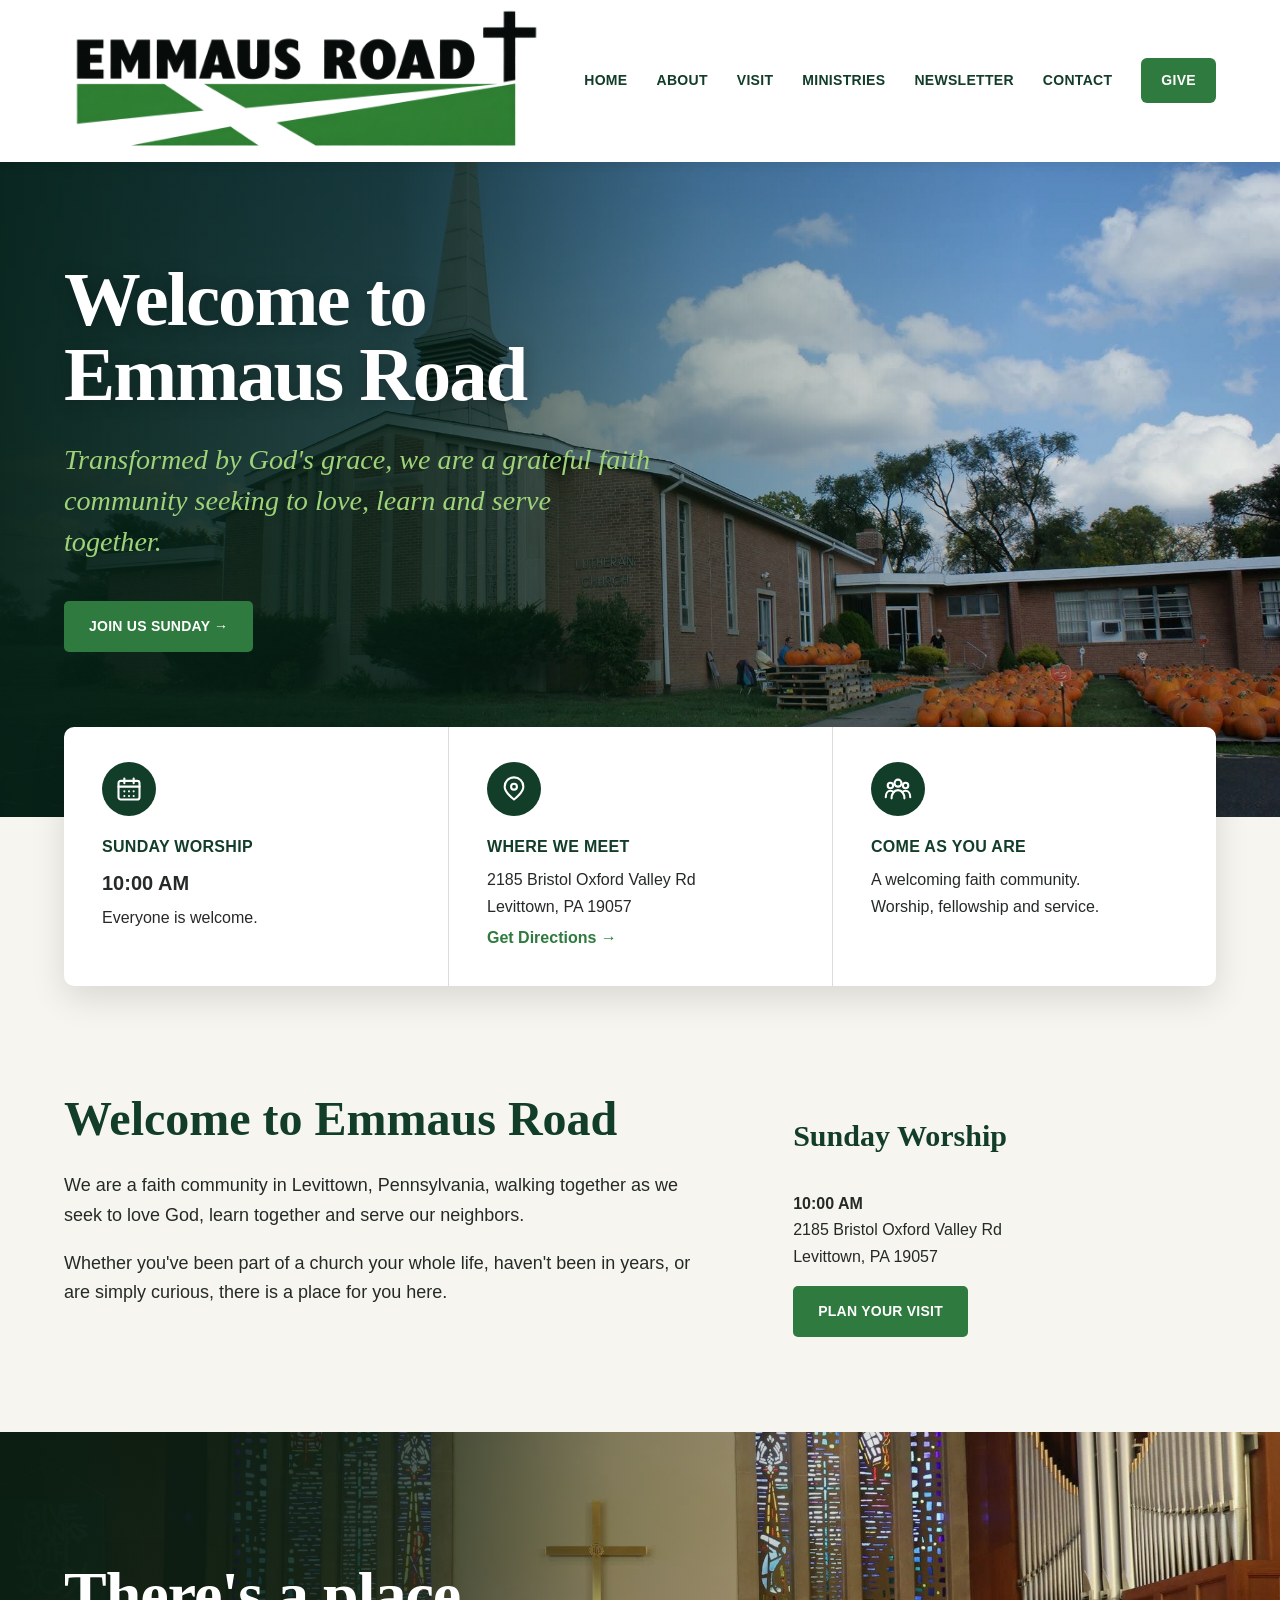
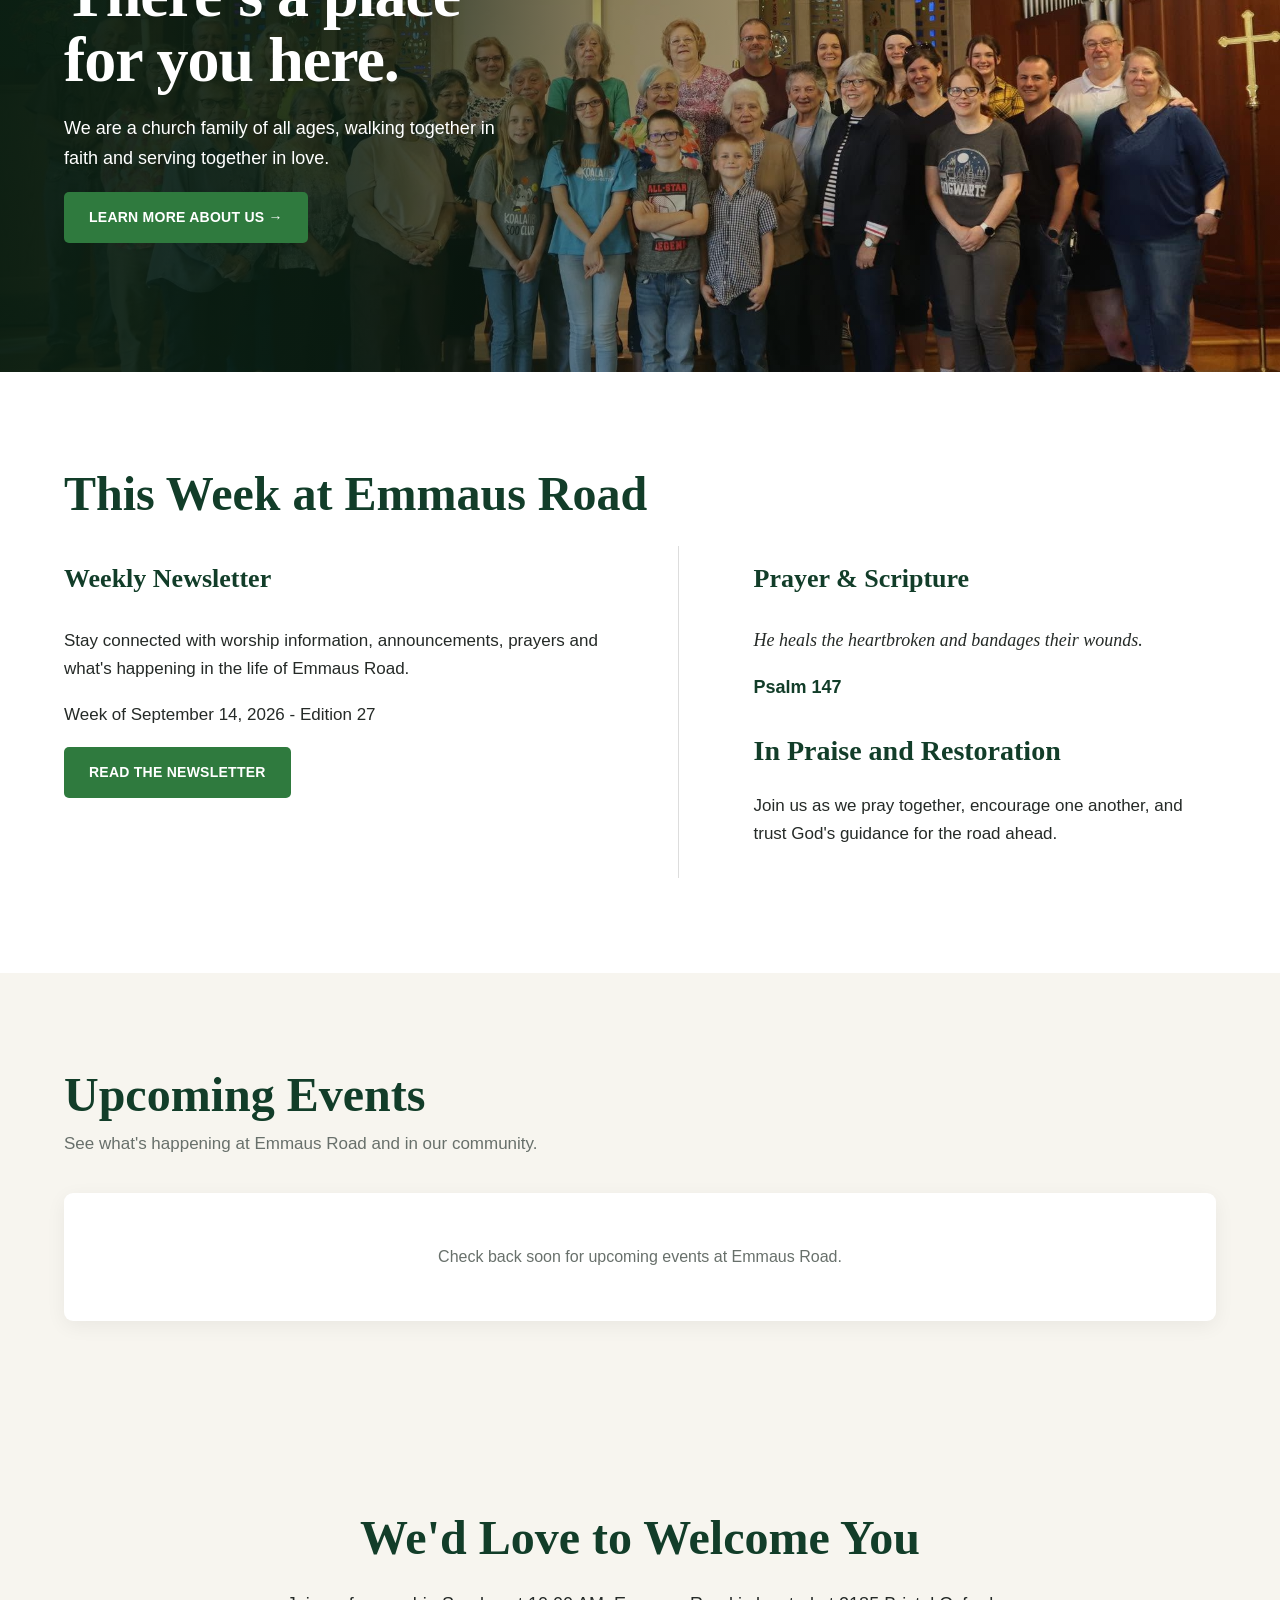
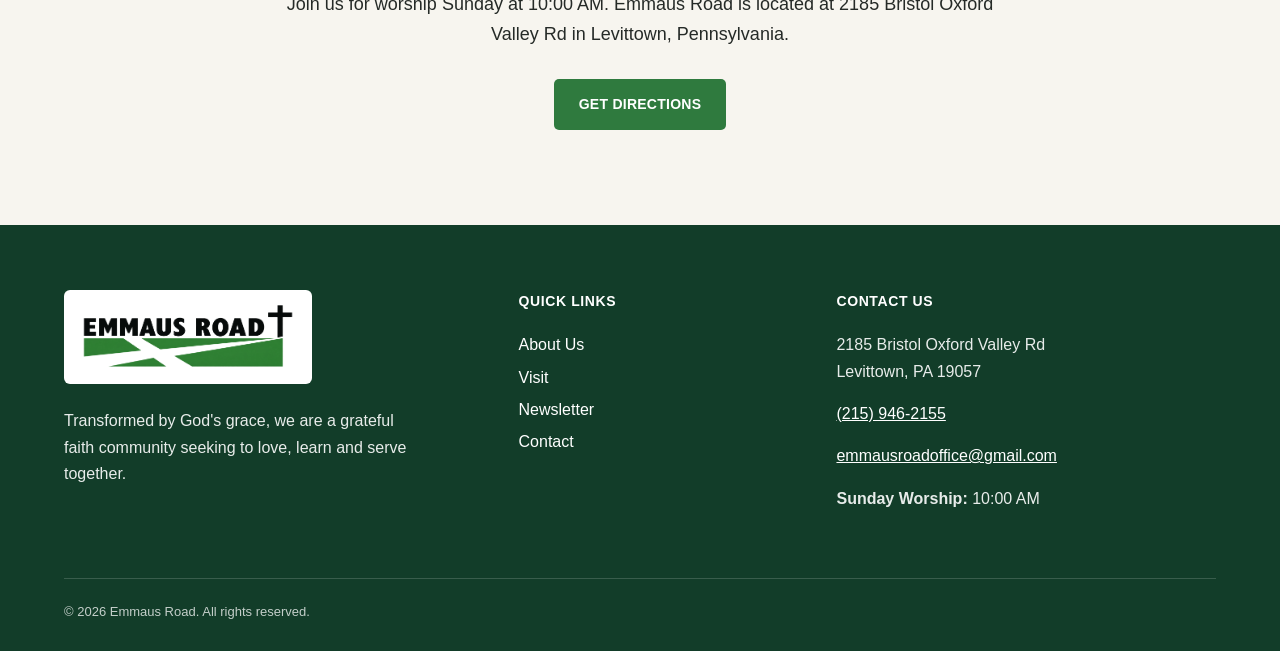
<file: index.html>
<!DOCTYPE html>
<html lang="en">

<head>
    <meta charset="UTF-8">

    <meta name="viewport"
          content="width=device-width, initial-scale=1.0">

    <title>Emmaus Road | Levittown, PA</title>

    <meta name="description"
          content="Emmaus Road is a grateful faith community in Levittown, Pennsylvania, seeking to love, learn and serve together. Join us Sunday at 10:00 AM.">

    <!-- Main website stylesheet -->
    <link rel="stylesheet" href="styles.css">
    <link rel="icon" type="image/png" href="favicon.png">
</head>


<body>


<!-- ======================================================
     NAVIGATION
     ====================================================== -->

<header>

    <div class="container nav">

<a class="brand" href="index.html">
    <img src="logo.png" alt="Emmaus Road">
</a>

      <nav>

    <a href="/">
        Home
    </a>

    <a href="/#about">
        About
    </a>

    <a href="/#visit">
        Visit
    </a>

    <a href="/ministries.html">
        Ministries
    </a>

    <a href="/newsletter.html">
        Newsletter
    </a>

    <a href="/#contact">
        Contact
    </a>

    <a
        class="give"
        href="https://secure.myvanco.com/L-YRBJ/home"
        target="_blank"
        rel="noopener noreferrer">
        Give
    </a>

</nav>

    </div>

</header>



<!-- ======================================================
     HERO
     ====================================================== -->

<section class="hero">

    <div class="container">

        <div class="hero-content">

            <h1>
                Welcome to<br>
                Emmaus Road
            </h1>

            <div class="mission">

                Transformed by God's grace, we are a grateful
                faith community seeking to love, learn and
                serve together.

            </div>

            <a class="button" href="#visit">
                Join Us Sunday →
            </a>

        </div>

    </div>

</section>



<!-- ======================================================
     QUICK INFORMATION
     ====================================================== -->

<!-- ======================================================
     QUICK INFORMATION
     ====================================================== -->

<section class="quick-info">

    <div class="container info-grid">


        <!-- SUNDAY WORSHIP -->

        <div class="info-card">

            <div class="info-icon" aria-hidden="true">

                <svg viewBox="0 0 24 24">
                    <rect x="3" y="5" width="18" height="16" rx="2"></rect>
                    <line x1="8" y1="3" x2="8" y2="7"></line>
                    <line x1="16" y1="3" x2="16" y2="7"></line>
                    <line x1="3" y1="10" x2="21" y2="10"></line>

                    <line x1="8" y1="14" x2="8" y2="14"></line>
                    <line x1="12" y1="14" x2="12" y2="14"></line>
                    <line x1="16" y1="14" x2="16" y2="14"></line>

                    <line x1="8" y1="18" x2="8" y2="18"></line>
                    <line x1="12" y1="18" x2="12" y2="18"></line>
                    <line x1="16" y1="18" x2="16" y2="18"></line>
                </svg>

            </div>

            <h3>Sunday Worship</h3>

            <strong>10:00 AM</strong>

            <p>
                Everyone is welcome.
            </p>

        </div>



        <!-- WHERE WE MEET -->

        <div class="info-card">

            <div class="info-icon" aria-hidden="true">

                <svg viewBox="0 0 24 24">
                    <path d="M20 10c0 5-8 11-8 11S4 15 4 10a8 8 0 1 1 16 0z"></path>
                    <circle cx="12" cy="10" r="2.5"></circle>
                </svg>

            </div>

            <h3>Where We Meet</h3>

            <p>
                2185 Bristol Oxford Valley Rd<br>
                Levittown, PA 19057
            </p>

            <a
                class="text-link"
                target="_blank"
                rel="noopener noreferrer"
                href="https://www.google.com/maps/search/?api=1&query=2185+Bristol+Oxford+Valley+Rd+Levittown+PA+19057">

                Get Directions →

            </a>

        </div>



        <!-- COME AS YOU ARE -->

        <div class="info-card">

            <div class="info-icon" aria-hidden="true">

                <svg viewBox="0 0 24 24">

                    <!-- center person -->
                    <circle cx="12" cy="7" r="3"></circle>

                    <!-- left person -->
                    <circle cx="5.5" cy="9" r="2.3"></circle>

                    <!-- right person -->
                    <circle cx="18.5" cy="9" r="2.3"></circle>

                    <!-- center shoulders -->
                    <path d="M6.5 20c0-4 2.2-7 5.5-7s5.5 3 5.5 7"></path>

                    <!-- left shoulders -->
                    <path d="M1.5 19c0-3.3 1.6-5.5 4-5.5 1.2 0 2.2.4 3 1.1"></path>

                    <!-- right shoulders -->
                    <path d="M22.5 19c0-3.3-1.6-5.5-4-5.5-1.2 0-2.2.4-3 1.1"></path>

                </svg>

            </div>

            <h3>Come As You Are</h3>

            <p>
                A welcoming faith community.<br>
                Worship, fellowship and service.
            </p>

        </div>


    </div>

</section>



<!-- ======================================================
     ABOUT / WELCOME
     ====================================================== -->

<section class="section" id="about">

    <div class="container welcome-grid">


        <div class="welcome-text">

            <h2 class="section-title">
                Welcome to Emmaus Road
            </h2>

            <p>
                We are a faith community in Levittown,
                Pennsylvania, walking together as we seek
                to love God, learn together and serve our
                neighbors.
            </p>

            <p>
                Whether you've been part of a church your
                whole life, haven't been in years, or are
                simply curious, there is a place for you here.
            </p>

        </div>



        <div>

            <h3>
                Sunday Worship
            </h3>

            <p>
                <strong>10:00 AM</strong><br>

                2185 Bristol Oxford Valley Rd<br>

                Levittown, PA 19057
            </p>

            <a class="button" href="#visit">
                Plan Your Visit
            </a>

        </div>


    </div>

</section>



<!-- ======================================================
     CONGREGATION
     ====================================================== -->

<section class="people">

    <div class="container">

        <div class="people-content">

            <h2>
                There's a place<br>
                for you here.
            </h2>

            <p>
                We are a church family of all ages,
                walking together in faith and serving
                together in love.
            </p>

            <a class="button" href="#about">
                Learn More About Us →
            </a>

        </div>

    </div>

</section>



<!-- ======================================================
     THIS WEEK / NEWSLETTER
     ====================================================== -->

<!-- ======================================================
     THIS WEEK / NEWSLETTER
     ====================================================== -->

<section class="section week" id="week">

    <div class="container">

        <h2 class="section-title">
            This Week at Emmaus Road
        </h2>

        <div class="week-grid">


            <!-- LATEST NEWSLETTER -->

            <div class="week-block">

                <h3>
                    Weekly Newsletter
                </h3>

                <p>
                    Stay connected with worship information,
                    announcements, prayers and what's happening
                    in the life of Emmaus Road.
                </p>

                <p id="homepage-newsletter-date">
                    Loading this week's newsletter...
                </p>

                <a
                    id="homepage-newsletter-link"
                    class="button"
                    target="_blank"
                    rel="noopener noreferrer"
                    href="newsletter.html">

                    Read the Newsletter

                </a>

            </div>


            <!-- WEEKLY SCRIPTURE -->

<div class="week-block">

    <h3>
        Prayer &amp; Scripture
    </h3>

    <p>
        <em id="homepage-scripture-excerpt">
            Loading this week's scripture...
        </em>
    </p>

    <p>
        <strong id="homepage-scripture">
            Loading scripture reference...
        </strong>
    </p>

    <h3 id="homepage-theme"></h3>

    <p>
        Join us as we pray together,
        encourage one another, and trust
        God's guidance for the road ahead.
    </p>

</div>


        </div>

    </div>

</section>

<!-- ======================================================
     UPCOMING EVENTS
     ====================================================== -->

<section class="section events-section" id="events">

    <div class="container">

        <div class="events-heading">

            <div>
                <h2 class="section-title">
                    Upcoming Events
                </h2>

                <p>
                    See what's happening at Emmaus Road
                    and in our community.
                </p>
            </div>

        </div>


        <!--
        Events are loaded automatically from events.json
        by events.js.
        -->

        <div id="events-list" class="events-grid">
        </div>

    </div>

</section>

<!-- ======================================================
     VISIT
     ====================================================== -->

<section class="section visit" id="visit">

    <div class="container">

        <h2 class="section-title">
            We'd Love to Welcome You
        </h2>

        <p>
            Join us for worship Sunday at 10:00 AM.
            Emmaus Road is located at
            2185 Bristol Oxford Valley Rd
            in Levittown, Pennsylvania.
        </p>

        <a
            class="button"
            target="_blank"
            rel="noopener noreferrer"
            href="https://www.google.com/maps/search/?api=1&query=2185+Bristol+Oxford+Valley+Rd+Levittown+PA+19057">

            Get Directions

        </a>

    </div>

</section>



<!-- ======================================================
     FOOTER
     ====================================================== -->

<footer id="contact">

    <div class="container">

        <div class="footer-grid">


            <!-- CHURCH -->

<div class="footer-brand">

    <a href="index.html" class="footer-logo">
        <img
            src="logo.png"
            alt="Emmaus Road Lutheran Church">
    </a>

    <p>
        Transformed by God's grace, we are a
        grateful faith community seeking to
        love, learn and serve together.
    </p>

</div>



            <!-- LINKS -->

            <div class="footer-links">

                <h4>
                    Quick Links
                </h4>

                <a href="#about">
                    About Us
                </a>

                <a href="#visit">
                    Visit
                </a>

               <a href="newsletter.html">
    Newsletter
</a>

                <a href="#contact">
                    Contact
                </a>

            </div>



            <!-- CONTACT -->

            <div>

                <h4>
                    Contact Us
                </h4>

                <p>
                    2185 Bristol Oxford Valley Rd<br>
                    Levittown, PA 19057
                </p>

                <p>
                    <a href="tel:+12159462155">
                        (215) 946-2155
                    </a>
                </p>

                <p>
                    <a href="mailto:emmausroadoffice@gmail.com">
                        emmausroadoffice@gmail.com
                    </a>
                </p>

                <p>
                    <strong>
                        Sunday Worship:
                    </strong>

                    10:00 AM
                </p>

            </div>


        </div>


        <div class="copyright">

            © 2026 Emmaus Road.
            All rights reserved.

        </div>


    </div>

</footer>


<script src="events.js"></script>
<script src="newsletters.js"></script>

</body>

</html>
</file>
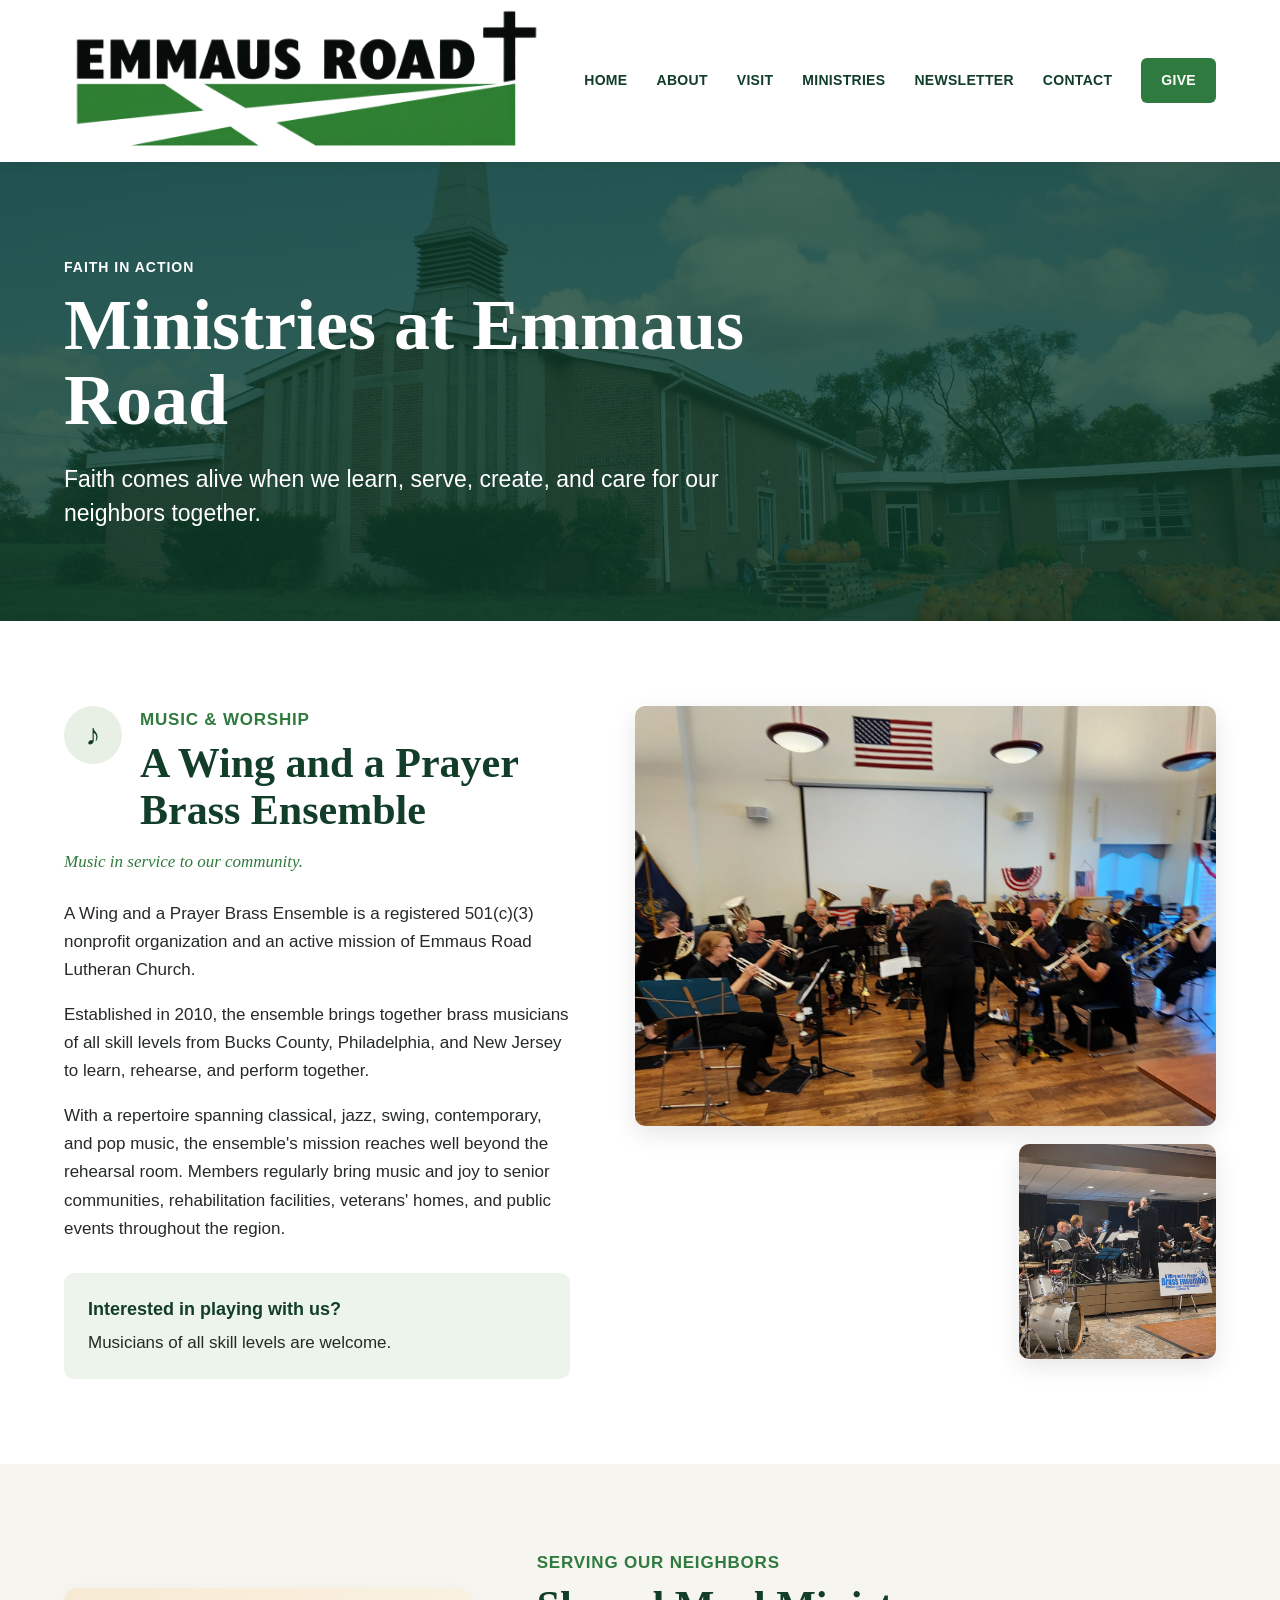
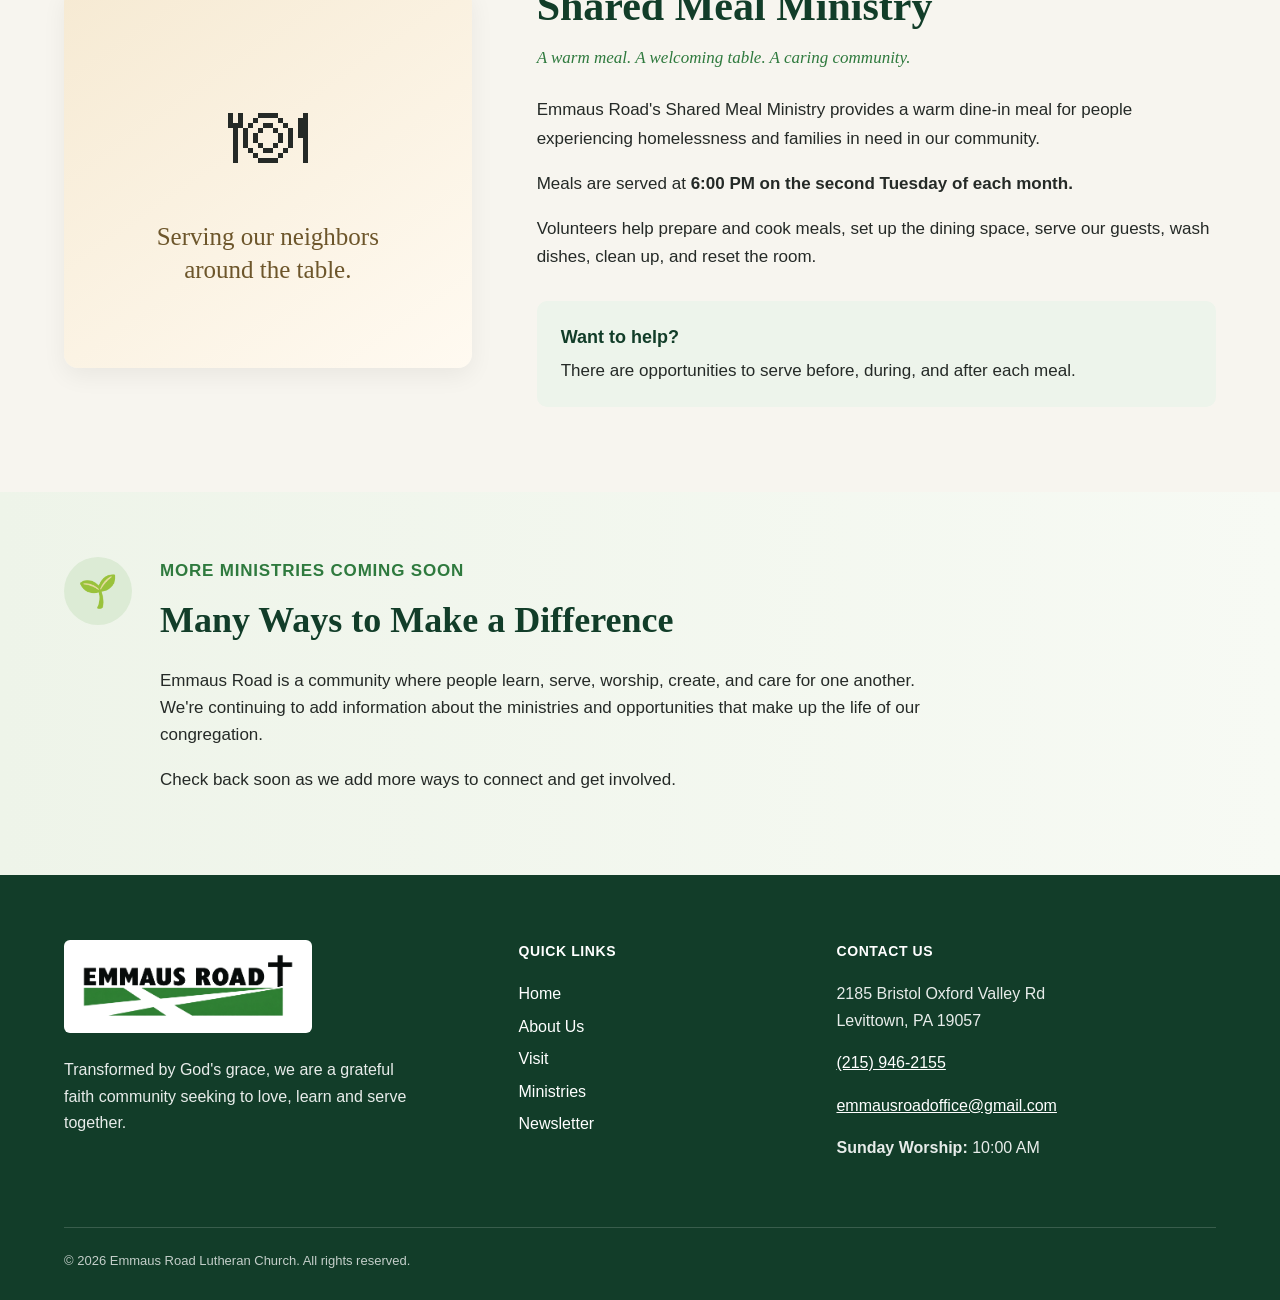
<file: ministries.html>
<!DOCTYPE html>
<html lang="en">

<head>
    <meta charset="UTF-8">

    <meta name="viewport"
          content="width=device-width, initial-scale=1.0">

    <title>Ministries | Emmaus Road Lutheran Church</title>

    <meta name="description"
          content="Explore the ministries of Emmaus Road Lutheran Church in Levittown, Pennsylvania, including music, community service, fellowship and opportunities to serve.">

    <link rel="stylesheet" href="styles.css">

    <link rel="icon"
          type="image/png"
          href="favicon.png">
</head>


<body>


<!-- ======================================================
     HEADER
     ====================================================== -->

<header>

    <div class="container nav">

        <a class="brand" href="index.html">

            <img
                src="logo.png"
                alt="Emmaus Road Lutheran Church">

        </a>


        <nav>

            <a href="index.html">
                Home
            </a>

            <a href="index.html#about">
                About
            </a>

            <a href="index.html#visit">
                Visit
            </a>

            <a href="ministries.html">
                Ministries
            </a>

            <a href="newsletter.html">
                Newsletter
            </a>

            <a href="index.html#contact">
                Contact
            </a>

            <a
                class="give"
                href="https://secure.myvanco.com/L-YRBJ/home"
                target="_blank"
                rel="noopener noreferrer">

                Give

            </a>

        </nav>

    </div>

</header>



<main>


<!-- ======================================================
     MINISTRIES HERO
     ====================================================== -->

<section class="ministries-hero">

    <div class="container">

        <div class="ministries-hero-content">

            <p class="eyebrow">
                Faith in Action
            </p>

            <h1>
                Ministries at Emmaus Road
            </h1>

            <p>
                Faith comes alive when we learn, serve,
                create, and care for our neighbors together.
            </p>

        </div>

    </div>

</section>



<!-- ======================================================
     A WING AND A PRAYER
     ====================================================== -->

<section class="ministry-feature">

    <div class="container">

        <div class="ministry-feature-grid">


            <!-- TEXT -->

            <div class="ministry-copy">

                <div class="ministry-heading">

                    <div class="ministry-icon">
                        ♪
                    </div>

                    <div>

                        <p class="ministry-category">
                            Music &amp; Worship
                        </p>

                        <h2>
                            A Wing and a Prayer
                            Brass Ensemble
                        </h2>

                    </div>

                </div>


                <p class="ministry-tagline">
                    Music in service to our community.
                </p>


                <p>
                    A Wing and a Prayer Brass Ensemble is a
                    registered 501(c)(3) nonprofit organization
                    and an active mission of Emmaus Road
                    Lutheran Church.
                </p>

                <p>
                    Established in 2010, the ensemble brings
                    together brass musicians of all skill
                    levels from Bucks County, Philadelphia,
                    and New Jersey to learn, rehearse, and
                    perform together.
                </p>

                <p>
                    With a repertoire spanning classical,
                    jazz, swing, contemporary, and pop music,
                    the ensemble's mission reaches well beyond
                    the rehearsal room. Members regularly
                    bring music and joy to senior communities,
                    rehabilitation facilities, veterans'
                    homes, and public events throughout the
                    region.
                </p>


                <div class="ministry-invite">

                    <strong>
                        Interested in playing with us?
                    </strong>

                    <p>
                        Musicians of all skill levels
                        are welcome.
                    </p>

                </div>

            </div>



            <!-- PHOTOS -->

            <div class="ministry-gallery">

                <img
                    class="ministry-main-photo"
                    src="brass-ensemble-1.jpg"
                    alt="A Wing and a Prayer Brass Ensemble performing">

                <img
                    class="ministry-secondary-photo"
                    src="brass-ensemble-2.jpg"
                    alt="A Wing and a Prayer Brass Ensemble performing at Emmaus Road">

            </div>


        </div>

    </div>

</section>



<!-- ======================================================
     SHARED MEAL MINISTRY
     ====================================================== -->

<section class="ministry-feature ministry-feature-alt">

    <div class="container">

        <div class="shared-meal-grid">


            <div class="shared-meal-visual">

                <div class="shared-meal-symbol">
                    🍽
                </div>

                <p>
                    Serving our neighbors
                    around the table.
                </p>

            </div>



            <div class="ministry-copy">

                <p class="ministry-category">
                    Serving Our Neighbors
                </p>

                <h2>
                    Shared Meal Ministry
                </h2>

                <p class="ministry-tagline">
                    A warm meal. A welcoming table.
                    A caring community.
                </p>

                <p>
                    Emmaus Road's Shared Meal Ministry
                    provides a warm dine-in meal for people
                    experiencing homelessness and families
                    in need in our community.
                </p>

                <p>
                    Meals are served at
                    <strong>6:00 PM on the second Tuesday
                    of each month.</strong>
                </p>

                <p>
                    Volunteers help prepare and cook meals,
                    set up the dining space, serve our guests,
                    wash dishes, clean up, and reset the room.
                </p>


                <div class="ministry-invite">

                    <strong>
                        Want to help?
                    </strong>

                    <p>
                        There are opportunities to serve
                        before, during, and after each meal.
                    </p>

                </div>

            </div>


        </div>

    </div>

</section>



<!-- ======================================================
     MORE MINISTRIES
     ====================================================== -->

<section class="more-ministries">

    <div class="container">

        <div class="more-ministries-content">

            <div class="more-ministries-icon">
                🌱
            </div>

            <div>

                <p class="ministry-category">
                    More Ministries Coming Soon
                </p>

                <h2>
                    Many Ways to Make a Difference
                </h2>

                <p>
                    Emmaus Road is a community where people
                    learn, serve, worship, create, and care
                    for one another. We're continuing to add
                    information about the ministries and
                    opportunities that make up the life of
                    our congregation.
                </p>

                <p>
                    Check back soon as we add more ways
                    to connect and get involved.
                </p>

            </div>

        </div>

    </div>

</section>


</main>



<!-- ======================================================
     FOOTER
     ====================================================== -->

<footer id="contact">

    <div class="container">

        <div class="footer-grid">


            <div class="footer-brand">

                <a
                    href="index.html"
                    class="footer-logo">

                    <img
                        src="logo.png"
                        alt="Emmaus Road Lutheran Church">

                </a>

                <p>
                    Transformed by God's grace, we are a
                    grateful faith community seeking to
                    love, learn and serve together.
                </p>

            </div>



            <div class="footer-links">

                <h4>
                    Quick Links
                </h4>

                <a href="index.html">
                    Home
                </a>

                <a href="index.html#about">
                    About Us
                </a>

                <a href="index.html#visit">
                    Visit
                </a>

                <a href="ministries.html">
                    Ministries
                </a>

                <a href="newsletter.html">
                    Newsletter
                </a>

            </div>



            <div>

                <h4>
                    Contact Us
                </h4>

                <p>
                    2185 Bristol Oxford Valley Rd<br>
                    Levittown, PA 19057
                </p>

                <p>
                    <a href="tel:+12159462155">
                        (215) 946-2155
                    </a>
                </p>

                <p>
                    <a href="mailto:emmausroadoffice@gmail.com">
                        emmausroadoffice@gmail.com
                    </a>
                </p>

                <p>
                    <strong>
                        Sunday Worship:
                    </strong>

                    10:00 AM
                </p>

            </div>


        </div>


        <div class="copyright">

            © 2026 Emmaus Road Lutheran Church.
            All rights reserved.

        </div>

    </div>

</footer>


</body>

</html>
</file>
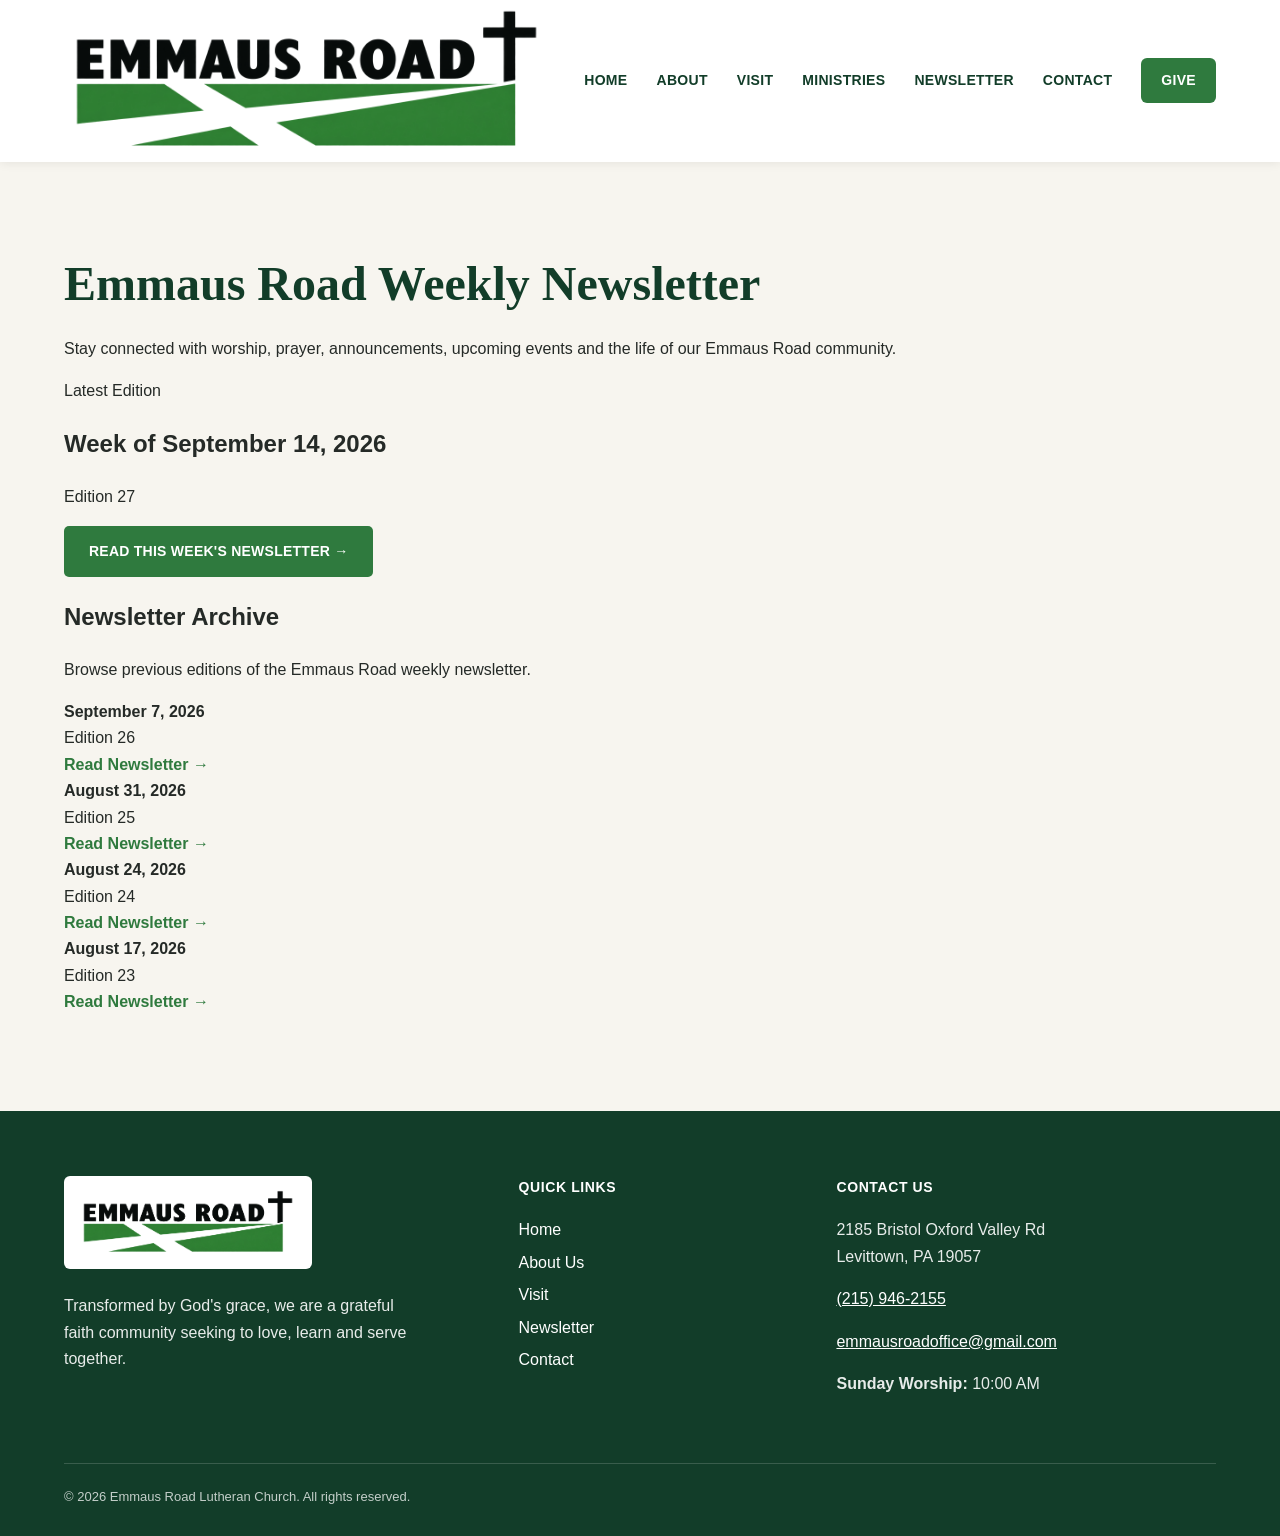
<file: newsletter.html>
<!DOCTYPE html>
<html lang="en">

<head>
    <meta charset="UTF-8">

    <meta name="viewport"
          content="width=device-width, initial-scale=1.0">

    <title>Weekly Newsletter | Emmaus Road Lutheran Church</title>

    <meta name="description"
          content="Read the latest Emmaus Road Lutheran Church weekly newsletter and browse previous editions.">

    <link rel="stylesheet" href="styles.css">
    <link rel="icon" type="image/png" href="favicon.png">
</head>


<body>


<!-- ======================================================
     HEADER / NAVIGATION
     ====================================================== -->

<header>

    <div class="container nav">

        <!-- REAL EMMAUS ROAD LOGO -->

        <a class="brand" href="index.html">
            <img
                src="logo.png"
                alt="Emmaus Road Lutheran Church">
        </a>


        <nav>

            <a href="index.html">
                Home
            </a>

            <a href="index.html#about">
                About
            </a>

            <a href="index.html#visit">
                Visit
            </a>

            <a href="index.html#ministries">
                Ministries
            </a>

            <a href="newsletter.html">
                Newsletter
            </a>

            <a href="index.html#contact">
                Contact
            </a>


            <!--
            Replace # with the giving app URL
            when ready.
            -->

<a class="give"
   href="https://secure.myvanco.com/L-YRBJ/home"
   target="_blank"
   rel="noopener noreferrer">
    Give
</a>

        </nav>

    </div>

</header>



<!-- ======================================================
     MAIN CONTENT
     ====================================================== -->

<main>


    <!-- NEWSLETTER INTRO -->

    <section class="section">

        <div class="container">

            <h1 class="section-title">
                Emmaus Road Weekly Newsletter
            </h1>

            <p class="newsletter-intro">

                Stay connected with worship, prayer,
                announcements, upcoming events and the
                life of our Emmaus Road community.

            </p>



            <!-- ==========================================
                 LATEST NEWSLETTER

                 newsletters.js automatically places the
                 newest newsletter here.
                 ========================================== -->

            <div
                id="latest-newsletter"
                class="latest-newsletter">

                <p>
                    Loading the latest newsletter...
                </p>

            </div>



            <!-- ==========================================
                 NEWSLETTER ARCHIVE

                 newsletters.js automatically places all
                 previous newsletters here.
                 ========================================== -->

            <div class="newsletter-archive-section">

                <h2 class="newsletter-archive-title">
                    Newsletter Archive
                </h2>

                <p class="newsletter-archive-description">

                    Browse previous editions of the
                    Emmaus Road weekly newsletter.

                </p>


                <div id="newsletter-archive">

                    <p>
                        Loading newsletter archive...
                    </p>

                </div>

            </div>


        </div>

    </section>


</main>



<!-- ======================================================
     FOOTER
     ====================================================== -->

<footer id="contact">

    <div class="container">

        <div class="footer-grid">


            <!-- CHURCH -->

<div class="footer-brand">

    <a href="index.html" class="footer-logo">
        <img
            src="logo.png"
            alt="Emmaus Road Lutheran Church">
    </a>

    <p>
        Transformed by God's grace, we are a
        grateful faith community seeking to
        love, learn and serve together.
    </p>

</div>



            <!-- QUICK LINKS -->

            <div class="footer-links">

                <h4>
                    Quick Links
                </h4>

                <a href="index.html">
                    Home
                </a>

                <a href="index.html#about">
                    About Us
                </a>

                <a href="index.html#visit">
                    Visit
                </a>

                <a href="newsletter.html">
                    Newsletter
                </a>

                <a href="index.html#contact">
                    Contact
                </a>

            </div>



            <!-- CONTACT -->

            <div>

                <h4>
                    Contact Us
                </h4>

                <p>
                    2185 Bristol Oxford Valley Rd<br>
                    Levittown, PA 19057
                </p>


                <p>

                    <a href="tel:+12159462155">
                        (215) 946-2155
                    </a>

                </p>


                <p>

                    <a href="mailto:emmausroadoffice@gmail.com">
                        emmausroadoffice@gmail.com
                    </a>

                </p>


                <p>

                    <strong>
                        Sunday Worship:
                    </strong>

                    10:00 AM

                </p>

            </div>


        </div>



        <div class="copyright">

            © 2026 Emmaus Road Lutheran Church.
            All rights reserved.

        </div>


    </div>

</footer>



<!-- ======================================================
     NEWSLETTER SCRIPT

     Reads newsletters.json and automatically builds
     the latest newsletter and archive.
     ====================================================== -->

<script src="newsletters.js"></script>


</body>

</html>
</file>
<file: styles.css>
/* =========================================================
   EMMAUS ROAD
   Main Website Styles
   ========================================================= */


/* ---------- COLORS ---------- */

:root {
    --green-dark: #123d29;
    --green-deep: #0b2f20;
    --green: #2f7a3e;
    --green-light: #79b85d;

    --cream: #f7f5ef;
    --white: #ffffff;

    --text: #252a27;
    --muted: #68706b;

    --shadow: 0 12px 35px rgba(0, 0, 0, 0.12);
}


/* ---------- BASIC PAGE SETUP ---------- */

* {
    box-sizing: border-box;
}

html {
    scroll-behavior: smooth;
}

body {
    margin: 0;
    font-family: Arial, Helvetica, sans-serif;
    color: var(--text);
    background: var(--cream);
    line-height: 1.65;
    font-size: 16px;
}

img {
    display: block;
    max-width: 100%;
}

a {
    color: inherit;
}

.container {
    width: min(1180px, 90%);
    margin: 0 auto;
}


/* =========================================================
   HEADER & NAVIGATION
   ========================================================= */

header {
    background: var(--white);
    position: sticky;
    top: 0;
    z-index: 1000;
    box-shadow: 0 1px 10px rgba(0, 0, 0, 0.08);
}

.nav {
    min-height: 88px;

    display: flex;
    align-items: center;
    justify-content: space-between;

    gap: 35px;
}


/* Temporary text logo.
   We can replace this with the real logo later. */

.brand {
    color: var(--green-dark);
    text-decoration: none;

    font-size: 25px;
    font-weight: 800;

    letter-spacing: 0.5px;

    white-space: nowrap;
}

.brand-cross {
    font-size: 34px;
    vertical-align: -3px;
}


/* Desktop navigation */

nav {
    display: flex;
    align-items: center;
    justify-content: flex-end;

    gap: 29px;
}

nav a {
    color: var(--green-dark);
    text-decoration: none;

    font-size: 14px;
    font-weight: 700;

    text-transform: uppercase;
    letter-spacing: 0.3px;

    transition: color 0.2s ease;
}

nav a:hover {
    color: var(--green);
}


/* Give button */

nav .give {
    background: var(--green);
    color: var(--white);

    padding: 11px 20px;

    border-radius: 6px;

    transition:
        background 0.2s ease,
        transform 0.2s ease;
}

nav .give:hover {
    background: #256633;
    color: white;
    transform: translateY(-1px);
}


/* =========================================================
   HERO
   ========================================================= */

.hero {
    min-height: 625px;

    position: relative;

    display: flex;
    align-items: center;

    background:
        linear-gradient(
            90deg,
            rgba(5, 32, 21, 0.94) 0%,
            rgba(5, 32, 21, 0.78) 31%,
            rgba(5, 32, 21, 0.34) 55%,
            rgba(5, 32, 21, 0.08) 80%
        ),
        url("front.jpg");

    background-size: cover;

    /* Adjust this later if we want to move the church
       left or right inside the hero image. */
    background-position: center 48%;
}

.hero-content {
    max-width: 650px;

    color: white;

    padding:
        100px 0
        165px;
}

.hero h1 {
    margin: 0 0 28px;

    font-family: Georgia, "Times New Roman", serif;

    font-size: clamp(54px, 6vw, 80px);
    line-height: 0.98;

    letter-spacing: -2px;

    text-shadow: 0 3px 18px rgba(0, 0, 0, 0.22);
}

.mission {
    max-width: 590px;

    margin-bottom: 38px;

    font-family: Georgia, "Times New Roman", serif;

    font-size: clamp(22px, 2.2vw, 29px);
    line-height: 1.45;

    font-style: italic;

    color: #9ed378;
}


/* =========================================================
   BUTTONS
   ========================================================= */

.button {
    display: inline-block;

    background: var(--green);
    color: white;

    padding: 14px 25px;

    border-radius: 5px;

    text-decoration: none;

    text-transform: uppercase;

    font-size: 14px;
    font-weight: 700;

    letter-spacing: 0.25px;

    transition:
        background 0.2s ease,
        transform 0.2s ease,
        box-shadow 0.2s ease;
}

.button:hover {
    background: #256633;

    transform: translateY(-2px);

    box-shadow: 0 7px 18px rgba(0, 0, 0, 0.15);
}


/* =========================================================
   QUICK INFORMATION CARDS
   ========================================================= */

.quick-info {
    position: relative;

    margin-top: -90px;

    z-index: 20;
}

.info-grid {
    display: grid;

    grid-template-columns:
        repeat(3, 1fr);

    background: white;

    border-radius: 10px;

    overflow: hidden;

    box-shadow: var(--shadow);
}

.info-card {
    min-height: 205px;

    padding: 35px 38px;
}

.info-card + .info-card {
    border-left: 1px solid #dddddd;
}

.info-icon {
    width: 54px;
    height: 54px;

    display: flex;
    align-items: center;
    justify-content: center;

    margin-bottom: 18px;

    background: var(--green-dark);

    border-radius: 50%;
}

.info-icon svg {
    width: 28px;
    height: 28px;

    fill: none;
    stroke: white;

    stroke-width: 1.8;
    stroke-linecap: round;
    stroke-linejoin: round;
}

.info-card h3 {
    margin: 0 0 7px;

    color: var(--green-dark);

    font-size: 16px;
    font-weight: 800;

    text-transform: uppercase;

    letter-spacing: 0.3px;
}

.info-card strong {
    font-size: 20px;
}

.info-card p {
    margin: 5px 0;
}

.text-link {
    color: var(--green);

    font-weight: 700;

    text-decoration: none;
}

.text-link:hover {
    text-decoration: underline;
}


/* =========================================================
   GENERAL SECTIONS
   ========================================================= */

.section {
    padding: 95px 0;
}

.section-title {
    margin: 0 0 25px;

    color: var(--green-dark);

    font-family: Georgia, "Times New Roman", serif;

    font-size: clamp(36px, 4vw, 48px);

    line-height: 1.12;
}


/* =========================================================
   WELCOME SECTION
   ========================================================= */

.welcome-grid {
    display: grid;

    grid-template-columns:
        1.2fr 0.8fr;

    gap: 95px;

    align-items: center;
}

.welcome-text p {
    max-width: 650px;

    font-size: 18px;
}

.welcome-grid h3 {
    color: var(--green-dark);

    font-family: Georgia, "Times New Roman", serif;

    font-size: 30px;
}


/* =========================================================
   CONGREGATION PHOTO
   ========================================================= */

.people {
    min-height: 540px;

    position: relative;

    display: flex;
    align-items: center;

    color: white;

    background:
        linear-gradient(
            90deg,
            rgba(10, 30, 18, 0.97) 0%,
            rgba(10, 30, 18, 0.83) 28%,
            rgba(10, 30, 18, 0.35) 48%,
            rgba(10, 30, 18, 0.03) 75%
        ),
        url("group.jpg");

    background-size: cover;

    /*
       Keeping more of the congregation visible.
    */
    background-position: center center;
}

.people-content {
    max-width: 440px;

    padding: 85px 0;
}

.people h2 {
    margin: 0 0 22px;

    font-family: Georgia, "Times New Roman", serif;

    font-size: clamp(44px, 5vw, 64px);

    line-height: 1.02;

    letter-spacing: -1px;
}

.people p {
    font-size: 18px;
}


/* =========================================================
   THIS WEEK / NEWSLETTER
   ========================================================= */

.week {
    background: white;
}

.week-grid {
    display: grid;

    grid-template-columns:
        1fr 1fr;

    gap: 75px;
}

.week-block {
    padding: 12px 0;
}

.week-block + .week-block {
    border-left: 1px solid #dddddd;

    padding-left: 75px;
}

.week h3 {
    margin-top: 0;

    color: var(--green-dark);

    font-family: Georgia, "Times New Roman", serif;

    font-size: 26px;
}

.week p {
    font-size: 17px;
}

/* =========================================================
   THIS WEEK - SCRIPTURE BLOCK
   ========================================================= */

#homepage-scripture-excerpt {
    display: block;

    margin-bottom: 18px;

    color: var(--text);

    font-family:
        Georgia,
        "Times New Roman",
        serif;

    font-size: 18px;
    line-height: 1.55;
}

#homepage-scripture {
    display: inline-block;

    margin-bottom: 14px;

    color: var(--green-dark);

    font-size: 18px;
}

#homepage-theme {
    margin:
        8px 0
        24px;

    color: var(--green-dark);

    font-family:
        Georgia,
        "Times New Roman",
        serif;

    font-size: 28px;
    line-height: 1.2;
}

.week-block p {
    margin-top: 0;
    margin-bottom: 18px;
}
/* =========================================================
   VISIT
   ========================================================= */

.visit {
    text-align: center;

    background: var(--cream);
}

.visit p {
    max-width: 720px;

    margin:
        0 auto
        30px;

    font-size: 18px;
}


/* =========================================================
   FOOTER
   ========================================================= */

footer {
    background: var(--green-dark);

    color: white;

    padding:
        65px 0
        28px;
}

.footer-grid {
    display: grid;

    grid-template-columns:
        1.25fr 0.8fr 1.25fr;

    gap: 75px;
}

footer h3 {
    margin-top: 0;

    font-family: Georgia, "Times New Roman", serif;

    font-size: 27px;
}

footer h4 {
    margin-top: 0;

    font-size: 14px;

    text-transform: uppercase;

    letter-spacing: 0.6px;
}

footer p {
    color: rgba(255,255,255,0.9);
}

footer a {
    color: white;
}

.footer-links a {
    display: block;

    margin: 6px 0;

    text-decoration: none;
}

.footer-links a:hover {
    text-decoration: underline;
}

.copyright {
    margin-top: 50px;

    padding-top: 22px;

    border-top:
        1px solid
        rgba(255,255,255,0.22);

    font-size: 13px;

    opacity: 0.75;
}

/* =========================================================
   UPCOMING EVENTS
   ========================================================= */

.events-section {
    background: var(--cream);
}

.events-heading {
    display: flex;
    justify-content: space-between;
    align-items: end;
    gap: 30px;

    margin-bottom: 35px;
}

.events-heading .section-title {
    margin-bottom: 8px;
}

.events-heading p {
    margin: 0;
    font-size: 17px;
    color: var(--muted);
}


/* Event grid */

.events-grid {
    display: grid;
    grid-template-columns: repeat(4, 1fr);
    gap: 20px;
}


/* Individual event */

.event-card {
    display: flex;
    align-items: stretch;

    min-height: 145px;

    background: white;

    border-radius: 9px;

    overflow: hidden;

    box-shadow:
        0 5px 20px
        rgba(0, 0, 0, 0.07);

    transition:
        transform 0.2s ease,
        box-shadow 0.2s ease;
}

.event-card:hover {
    transform: translateY(-3px);

    box-shadow:
        0 10px 28px
        rgba(0, 0, 0, 0.11);
}


/* Date box */

.event-date {
    width: 82px;
    min-width: 82px;

    display: flex;
    flex-direction: column;
    align-items: center;
    justify-content: center;

    padding: 15px 8px;

    background: #eef3ec;

    color: var(--green-dark);

    text-align: center;
}

.event-month {
    font-size: 13px;
    font-weight: 800;

    text-transform: uppercase;

    line-height: 1;
}

.event-day {
    margin: 5px 0 3px;

    font-family:
        Georgia,
        "Times New Roman",
        serif;

    font-size: 35px;
    line-height: 1;
}

.event-weekday {
    font-size: 11px;
    font-weight: 800;

    text-transform: uppercase;
}


/* Event information */

.event-info {
    padding: 20px 18px;

    display: flex;
    flex-direction: column;
    justify-content: center;
}

.event-info h3 {
    margin: 0 0 8px;

    color: var(--green-dark);

    font-family:
        Arial,
        Helvetica,
        sans-serif;

    font-size: 16px;
    line-height: 1.3;
}

.event-time {
    font-size: 14px;
    font-weight: 700;

    margin-bottom: 3px;
}

.event-details {
    color: var(--muted);

    font-size: 13px;
}


/* Message shown if there are no upcoming events */

.no-events {
    grid-column: 1 / -1;

    background: white;

    padding: 35px;

    border-radius: 9px;

    text-align: center;

    color: var(--muted);

    box-shadow:
        0 5px 20px
        rgba(0, 0, 0, 0.06);
}
/* Footer logo */

.footer-logo {
    display: inline-block;

    background: white;

    padding: 10px 14px;

    border-radius: 6px;

    margin-bottom: 16px;
}

.footer-logo img {
    display: block;

    width: 220px;
    max-width: 100%;

    height: auto;
}

.footer-brand p {
    max-width: 350px;

    margin-top: 0;
}
/* =========================================================
   TABLET
   ========================================================= */

@media (max-width: 950px) {

    .nav {
        gap: 20px;
    }

    nav {
        gap: 17px;
    }

    nav a {
        font-size: 12px;
    }

    .welcome-grid {
        gap: 55px;
    }

    /* ADD THIS HERE */
    .events-grid {
        grid-template-columns: repeat(2, 1fr);
    }

} 
/* =========================================================
   MINISTRIES PAGE
   ========================================================= */

.ministries-hero {
    background:
        linear-gradient(
            rgba(14, 62, 43, 0.78),
            rgba(14, 62, 43, 0.78)
        ),
        url("front.jpg");

    background-size: cover;
    background-position: center;

    color: white;

    padding: 95px 0 90px;
}

.ministries-hero-content {
    max-width: 760px;
}

.ministries-hero .eyebrow {
    margin: 0 0 10px;

    font-size: 14px;
    font-weight: 800;

    text-transform: uppercase;
    letter-spacing: 1px;
}

.ministries-hero h1 {
    margin: 0 0 18px;

    font-family:
        Georgia,
        "Times New Roman",
        serif;

    font-size: clamp(48px, 7vw, 72px);
    line-height: 1.05;
}

.ministries-hero p {
    max-width: 700px;

    margin-bottom: 0;

    font-size: 23px;
    line-height: 1.5;
}


/* Main ministry sections */

.ministry-feature {
    padding: 85px 0;

    background: #ffffff;
}

.ministry-feature-alt {
    background: var(--cream);
}


/* Brass ensemble */

.ministry-feature-grid {
    display: grid;

    grid-template-columns:
        minmax(0, 1fr)
        minmax(0, 1.15fr);

    gap: 65px;

    align-items: start;
}

.ministry-copy h2 {
    margin: 0;

    color: var(--green-dark);

    font-family:
        Georgia,
        "Times New Roman",
        serif;

    font-size: 42px;
    line-height: 1.12;
}

.ministry-heading {
    display: flex;

    align-items: flex-start;

    gap: 18px;

    margin-bottom: 10px;
}

.ministry-icon {
    width: 58px;
    height: 58px;

    flex: 0 0 58px;

    display: flex;

    align-items: center;
    justify-content: center;

    border-radius: 50%;

    background: #e8f0e5;

    color: var(--green-dark);

    font-size: 30px;
    font-weight: 700;
}

.ministry-category {
    margin: 0 0 6px;

    color: var(--green);

    font-size: 14px;
    font-weight: 800;

    text-transform: uppercase;
    letter-spacing: 0.8px;
}

.ministry-tagline {
    margin:
        14px 0
        24px;

    color: var(--green);

    font-family:
        Georgia,
        "Times New Roman",
        serif;

    font-size: 21px;
    font-style: italic;
}

.ministry-copy p {
    font-size: 17px;
    line-height: 1.65;
}

.ministry-invite {
    margin-top: 30px;

    padding: 22px 24px;

    background: #edf4eb;

    border-radius: 10px;
}

.ministry-invite strong {
    display: block;

    margin-bottom: 5px;

    color: var(--green-dark);

    font-size: 18px;
}

.ministry-invite p {
    margin: 0;
}


/* Brass photos */

.ministry-gallery {
    display: grid;

    grid-template-columns:
        1.3fr
        0.7fr;

    gap: 18px;
}

.ministry-gallery img {
    display: block;

    width: 100%;

    object-fit: cover;

    border-radius: 10px;

    box-shadow:
        0 8px 24px
        rgba(0, 0, 0, 0.10);
}

.ministry-main-photo {
    grid-column: 1 / -1;

    height: 420px;
}

.ministry-secondary-photo {
    grid-column: 2;

    height: 215px;
}


/* Shared Meal */

.shared-meal-grid {
    display: grid;

    grid-template-columns:
        minmax(280px, 0.75fr)
        minmax(0, 1.25fr);

    gap: 65px;

    align-items: center;
}

.shared-meal-visual {
    min-height: 380px;

    display: flex;

    flex-direction: column;

    align-items: center;
    justify-content: center;

    padding: 45px;

    text-align: center;

    background:
        linear-gradient(
            145deg,
            #f6ead3,
            #fffaf1
        );

    border-radius: 14px;

    box-shadow:
        0 8px 24px
        rgba(0, 0, 0, 0.06);
}

.shared-meal-symbol {
    margin-bottom: 18px;

    font-size: 80px;
}

.shared-meal-visual p {
    max-width: 280px;

    margin: 0;

    color: #6d562b;

    font-family:
        Georgia,
        "Times New Roman",
        serif;

    font-size: 25px;
    line-height: 1.35;
}


/* More Ministries */

.more-ministries {
    padding: 65px 0;

    background:
        linear-gradient(
            90deg,
            #eef4e9,
            #f7faf4
        );
}

.more-ministries-content {
    display: grid;

    grid-template-columns: auto 1fr;

    gap: 28px;

    align-items: start;
}

.more-ministries-icon {
    width: 68px;
    height: 68px;

    display: flex;

    align-items: center;
    justify-content: center;

    border-radius: 50%;

    background: #dcebd5;

    font-size: 32px;
}

.more-ministries h2 {
    margin:
        0 0
        12px;

    color: var(--green-dark);

    font-family:
        Georgia,
        "Times New Roman",
        serif;

    font-size: 36px;
}

.more-ministries p {
    max-width: 800px;

    font-size: 17px;
    line-height: 1.6;
}


/* =========================================================
   MINISTRIES - TABLET
   ========================================================= */

@media (max-width: 950px) {

    .ministry-feature-grid,
    .shared-meal-grid {
        grid-template-columns: 1fr;
    }

    .ministry-gallery {
        margin-top: 10px;
    }

    .shared-meal-visual {
        min-height: 300px;
    }

}


/* =========================================================
   MINISTRIES - MOBILE
   ========================================================= */

@media (max-width: 760px) {

    .ministries-hero {
        padding: 70px 0 65px;
    }

    .ministries-hero h1 {
        font-size: 46px;
    }

    .ministries-hero p {
        font-size: 20px;
    }

    .ministry-feature {
        padding: 65px 0;
    }

    .ministry-copy h2 {
        font-size: 34px;
    }

    .ministry-heading {
        gap: 14px;
    }

    .ministry-icon {
        width: 50px;
        height: 50px;

        flex-basis: 50px;

        font-size: 25px;
    }

    .ministry-gallery {
        grid-template-columns: 1fr;
    }

    .ministry-main-photo,
    .ministry-secondary-photo {
        grid-column: 1;

        height: auto;
    }

    .shared-meal-visual {
        min-height: 250px;

        padding: 35px 25px;
    }

    .more-ministries-content {
        grid-template-columns: 1fr;
    }

}

/* =========================================================
   MOBILE
   ========================================================= */

@media (max-width: 760px) {

    .container {
        width: min(92%, 680px);
    }


    /* Header */

    header {
        position: relative;
    }

    .nav {
        flex-direction: column;

        padding:
            18px 0
            20px;

        gap: 14px;
    }

    .brand {
        font-size: 23px;
    }

    nav {
        width: 100%;

        flex-wrap: wrap;

        justify-content: center;

        gap:
            10px
            17px;
    }

    nav a {
        font-size: 12px;
    }


    /* Hero */

    .hero {
        min-height: 630px;

        background-position:
            58% center;
    }

    .hero-content {
        padding:
            80px 0
            150px;
    }

    .hero h1 {
        font-size: clamp(48px, 14vw, 65px);
    }

    .mission {
        font-size: 21px;
    }


    /* Quick Information Cards */

    .quick-info {
        margin-top: -75px;
    }

    .info-grid {
        grid-template-columns: 1fr;
    }

    .info-card {
        min-height: auto;

        padding: 27px 30px;
    }

    .info-card + .info-card {
        border-left: 0;

        border-top:
            1px solid
            #dddddd;
    }


    /* Main Sections */

    .section {
        padding: 70px 0;
    }

    .welcome-grid,
    .week-grid,
    .footer-grid {
        grid-template-columns: 1fr;
    }

    .welcome-grid {
        gap: 35px;
    }


    /* Congregation */

    .people {
        min-height: 610px;

        background-position:
            62% center;
    }

    .people-content {
        max-width: 340px;
    }


    /* Newsletter */

    .week-grid {
        gap: 35px;
    }

    .week-block + .week-block {
        border-left: 0;

        border-top:
            1px solid
            #dddddd;

        padding-left: 0;

        padding-top: 35px;
    }


    /* Upcoming Events */

    .events-grid {
        grid-template-columns: 1fr;
    }

    .events-heading {
        display: block;
    }

    .event-card {
        min-height: 125px;
    }


    /* Footer */

    .footer-grid {
        gap: 35px;
    }

}


/* =========================================================
   VERY SMALL PHONES
   ========================================================= */

@media (max-width: 430px) {

    .hero h1 {
        font-size: 48px;
    }

    .mission {
        font-size: 19px;
    }

    .section-title {
        font-size: 35px;
    }

    .people h2 {
        font-size: 44px;
    }

}
</file>
